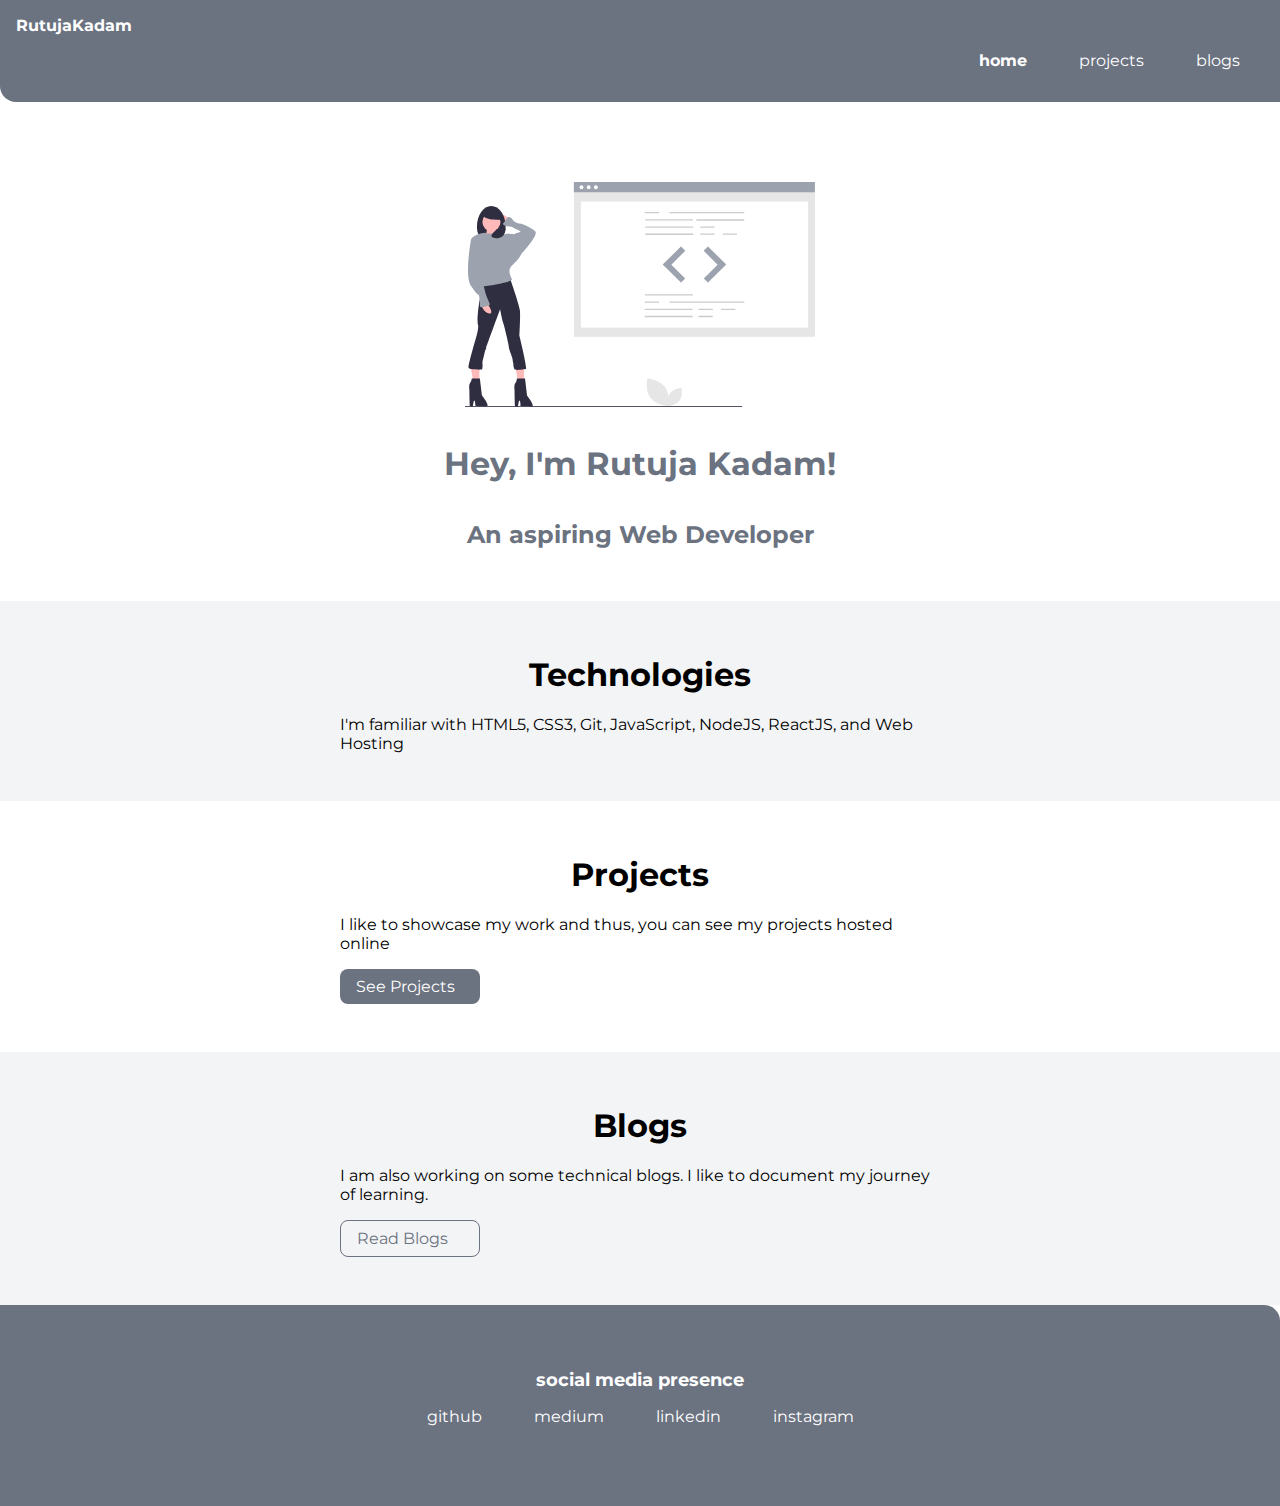
<file: index.html>
<!DOCTYPE html>
<html lang="en">
<head>
    <meta charset="UTF-8">
    <meta name="viewport" content="width=device-width, initial-scale=1.0">
    <title>home | RutujaKadam</title>
    <link href="style.css" rel="stylesheet" />
</head>
<body>
    <nav class="navigation container">
        <div class="nav-brand">RutujaKadam</div>
        <ul class="list-non-bullet nav-pills">
            <li class="list-item-inline">
                <a class="link link-active" href="/">home</a>
            </li>
            <li class="list-item-inline">
                <a class="link" href="/projects.html">projects</a>
            </li>
            <li class="list-item-inline">
                <a class="link" href="/blogs.html">blogs</a>
            </li>
        </ul>
    </nav>

    <header class="hero">
        <img class="hero-img" src="images/hero-image.svg" />
        <h1 class="hero-heading">Hey, <span class="heading-inverted">I'm Rutuja Kadam!</span></h1>
        <h2  class="hero-heading">An aspiring Web Developer</h2>
    </header>

    <section class="section ow">
        <div class="container container-center">
            <h1>Technologies</h1>
            <p>I'm familiar with HTML5, CSS3, Git, JavaScript, NodeJS, ReactJS, and Web Hosting</p>
        </div>
    </section>

    <section class="section">
        <div class="container container-center">
            <h1>Projects</h1>
            <p>I like to showcase my work and thus, you can see my projects hosted online</p>
            <a class="link link-primary" href="/projects.html">See Projects</a>
        </div>
    </section>

    <section class="section ow">
        <div class="container container-center">
            <h1>Blogs</h1>
            <p>I am also working on some technical blogs. I like to document my journey of learning.</p>
            <a class="link link-secondary" href="/blogs.html">Read Blogs</a>
        </div>
    </section>

    <footer class="footer">
        <div class="footer-header">social media presence</div>
        <ul class="social-links list-non-bullet">
            <li class="list-item-inline">
                <a class="link" href="https://github.com/rutuja060">
                    github
                </a>
            </li>
            <li class="list-item-inline">
                <a class="link" href="https://medium.com/@kadamrutuja103">
                    medium
                </a>
            </li>
            
            
            <li class="list-item-inline">
                <a class="link" href="https://www.linkedin.com/in/rutuja060/">
                    linkedin
                </a>
            </li>
            
            <li class="list-item-inline">
                <a class="link" href="https://instagram.com/_codebang_">
                    instagram
                </a>
            
        </ul>
    </footer>


    
</body>
</html>
</file>
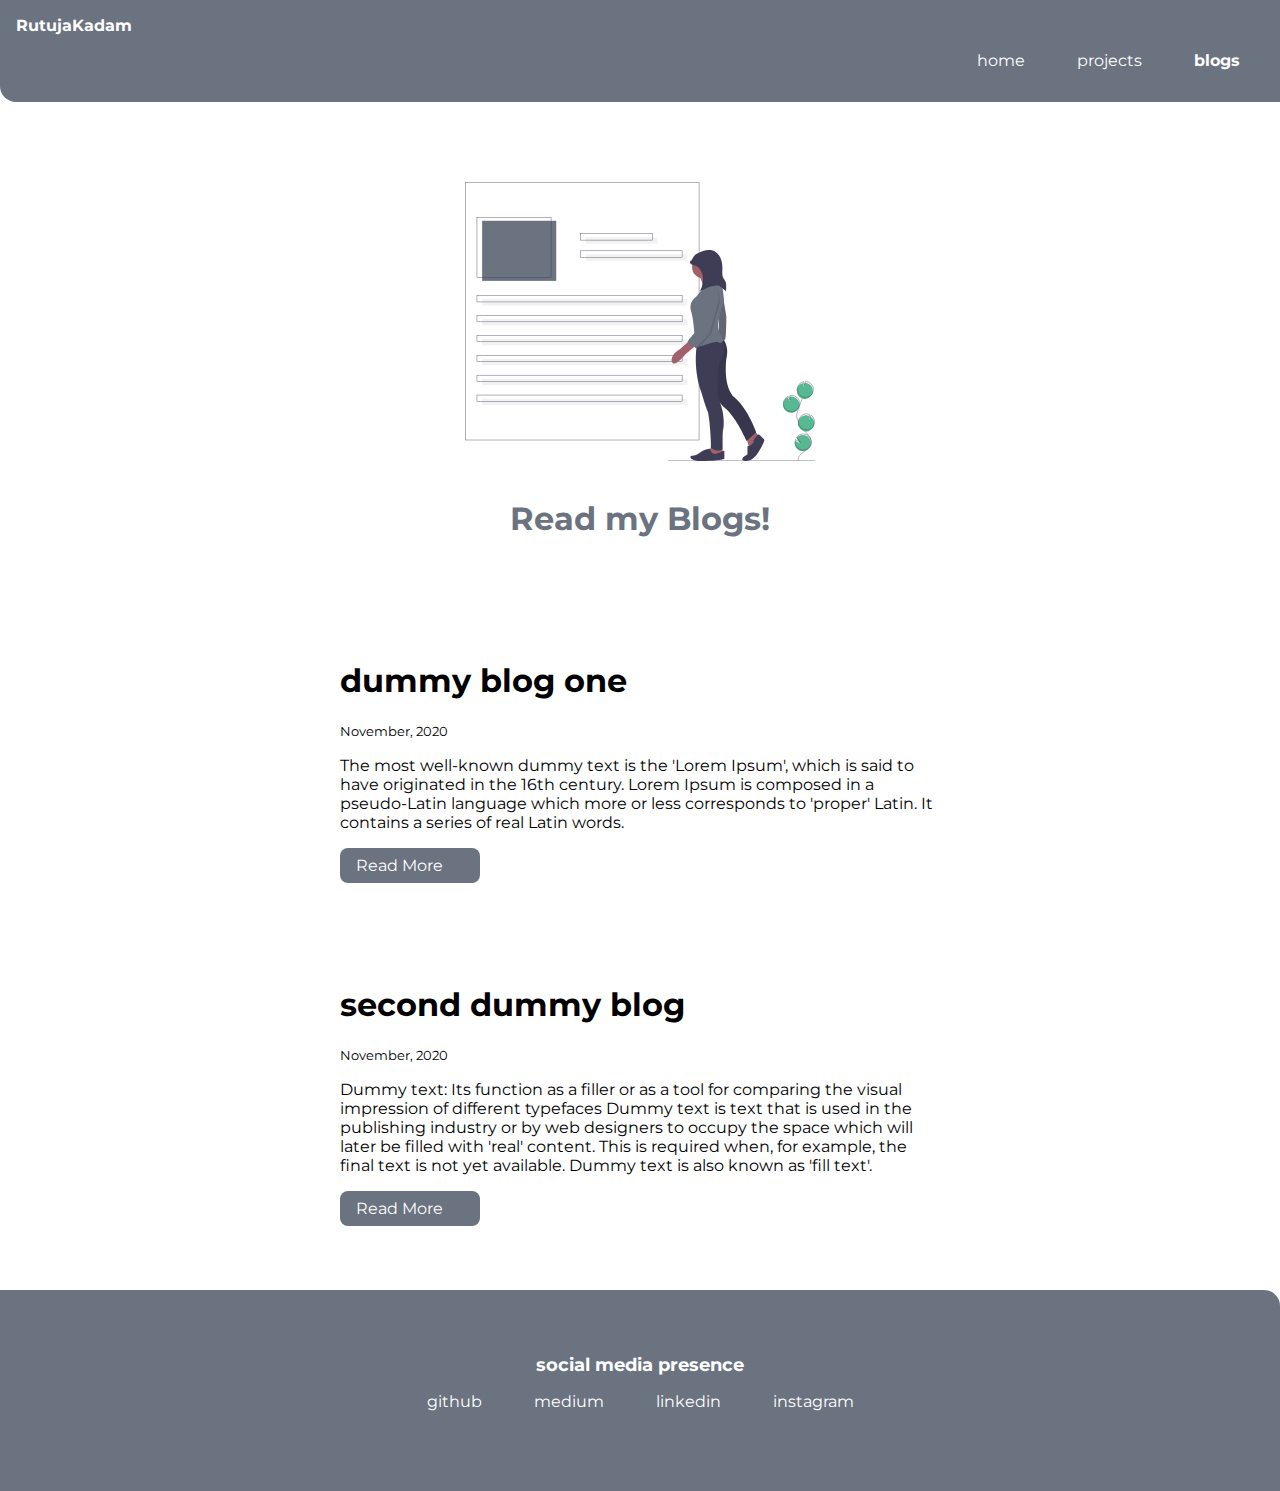
<file: blogs.html>
<!DOCTYPE html>
<html lang="en">
<head>
    <meta charset="UTF-8">
    <meta name="viewport" content="width=device-width, initial-scale=1.0">
    <link href="style.css" rel="stylesheet" />
    <title>blogs | RutujaKadam</title>
</head>
<body>
    <nav class="navigation container">
        <div class="nav-brand">RutujaKadam</div>
        <ul class="list-non-bullet nav-pills">
            <li class="list-item-inline">
                <a class="link" href="/">home</a>
            </li>
            <li class="list-item-inline">
                <a class="link " href="/projects.html">projects</a>
            </li>
            <li class="list-item-inline">
                <a class="link link-active" href="/blogs.html">blogs</a>
            </li>
        </ul>
    </nav>

    <header class="hero">
        <img class="hero-img" src="images/hero-blog.svg" />
        <h1 class="hero-heading">Read my <span class="heading-inverted"> Blogs!</span></h1>
    </header>

    <ul class="list-non-bullet">

        <li>
            <article class="showcase-list container container-center ">
                <h1>dummy blog one</h1>
            <small>November, 2020</small>
            <p>The most well-known dummy text is the 'Lorem Ipsum', which is said to have originated in the 16th century. Lorem Ipsum is composed in a pseudo-Latin language which more or less corresponds to 'proper' Latin. It contains a series of real Latin words.</p>

            <a class="link link-primary" href="https://repl.it/@tanaypratap/quiz-on-marvel?embed=true">Read More</a>
            </article>
            
        </li>

        <li>
            <article class="showcase-list container container-center ">
                <h1>second dummy blog</h1>
                <small>November, 2020</small>
                <p>Dummy text: Its function as a filler or as a tool for comparing the visual impression of different typefaces Dummy text is text that is used in the publishing industry or by web designers to occupy the space which will later be filled with 'real' content. This is required when, for example, the final text is not yet available. Dummy text is also known as 'fill text'.</p>
    
                <a class="link link-primary" href="https://repl.it/@tanaypratap/end-game?embed=true">Read More</a>
                 </article>
            
        </li>

    </ul>

    <footer class="footer">
        <div class="footer-header">social media presence</div>
        <ul class="social-links list-non-bullet">
            <li class="list-item-inline">
                <a class="link" href="https://github.com/rutuja060">
                    github
                </a>
            </li>
            <li class="list-item-inline">
            <a class="link" href="https://medium.com/@kadamrutuja103">
                medium
            </a>
        </li>
            <li class="list-item-inline">
                <a class="link" href="https://linkedin.com/in/rutuja060">
                    linkedin
                </a>
            </li>
            <li class="list-item-inline">
                <a class="link" href="https://instagram.com/_codebang_">
                    instagram
                </a>
            
        </ul>
    </footer>
    
</body>
</html>
</file>
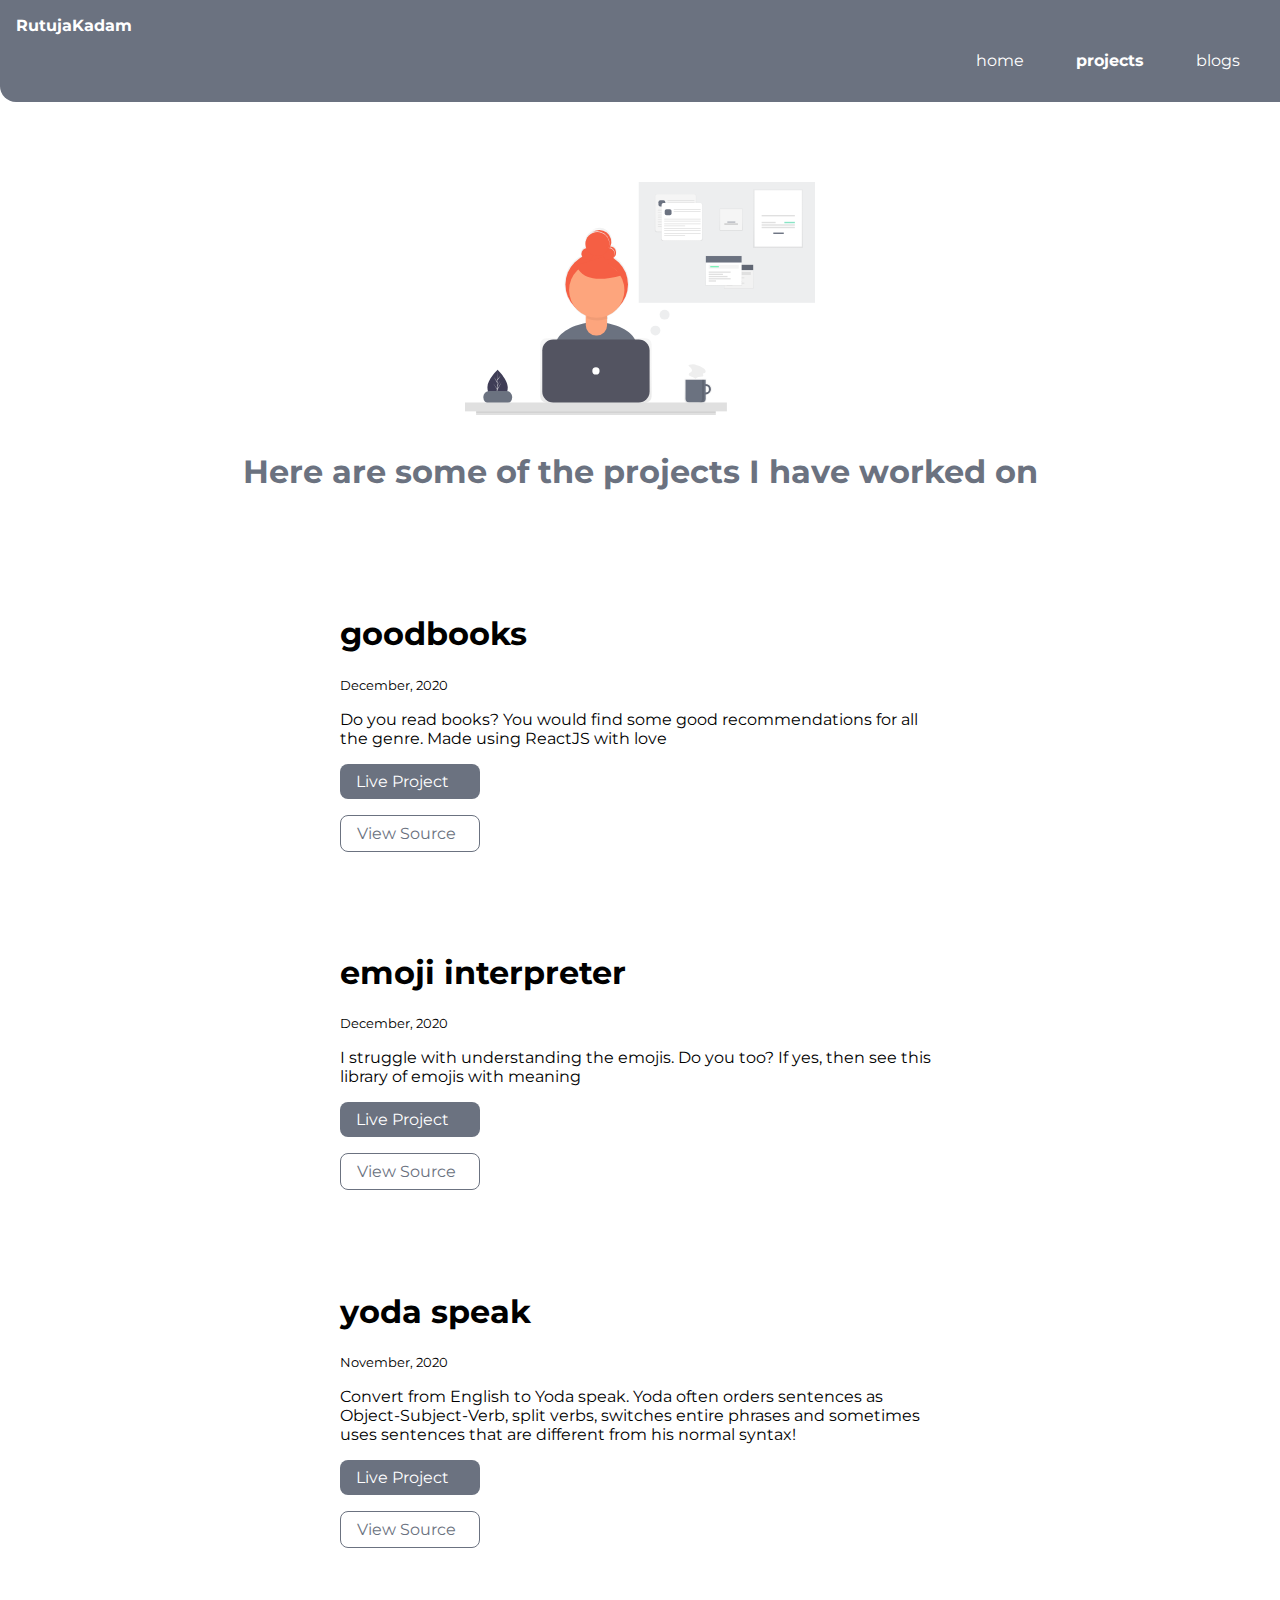
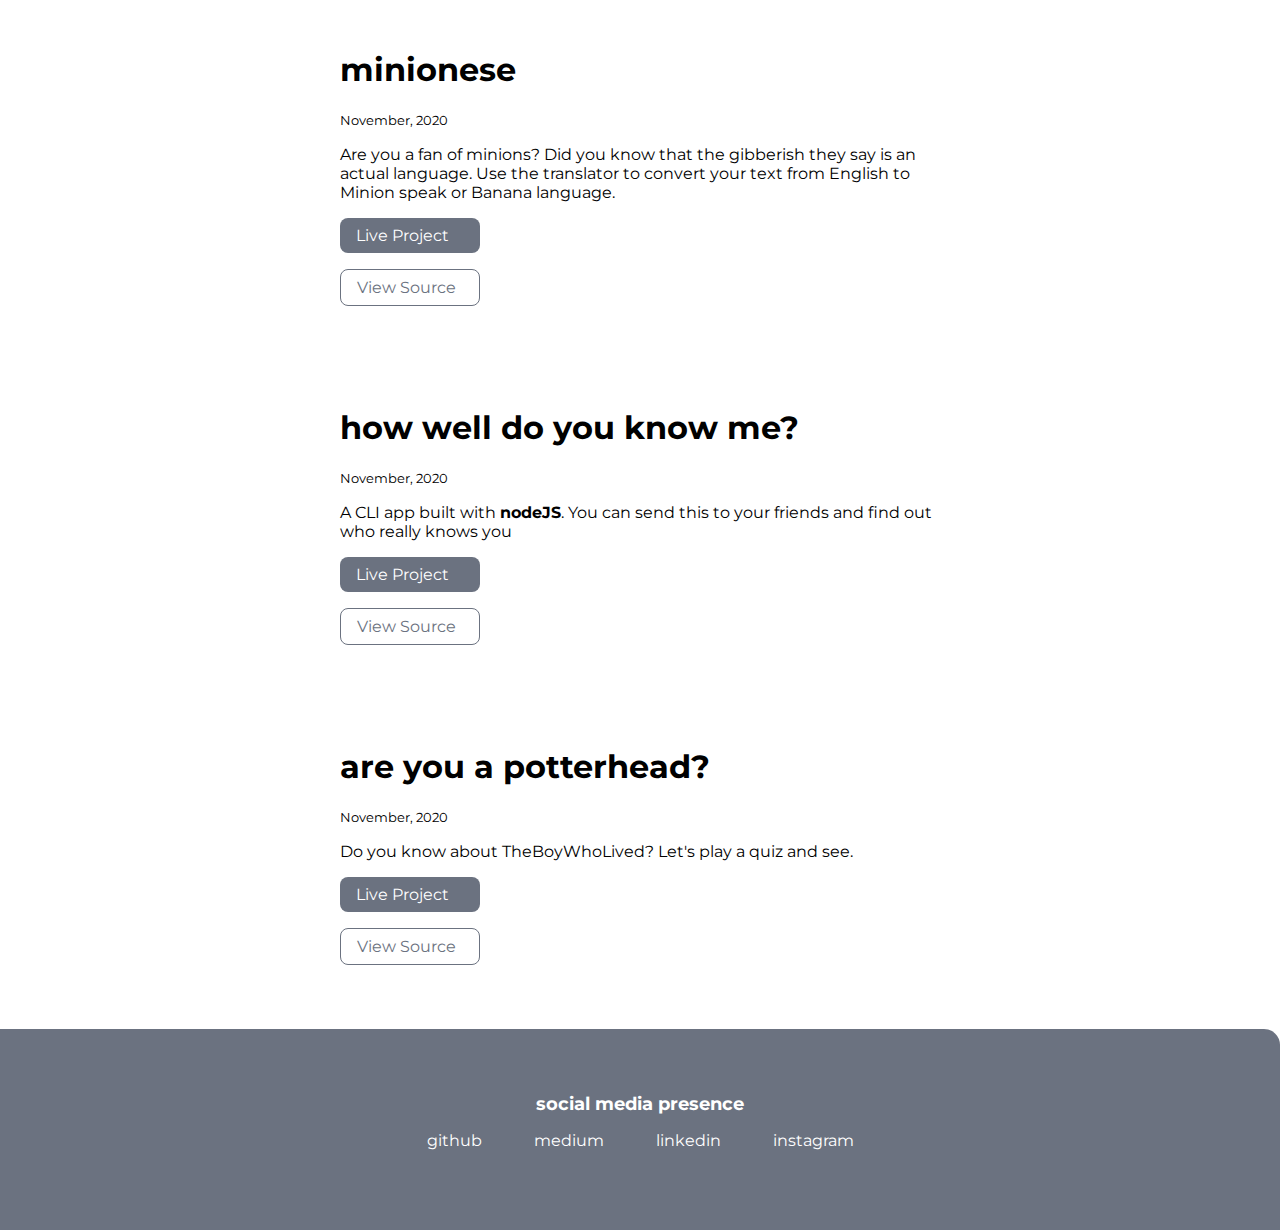
<file: projects.html>
<!DOCTYPE html>
<html lang="en">
<head>
    <meta charset="UTF-8">
    <meta name="viewport" content="width=device-width, initial-scale=1.0">
    <link href="style.css" rel="stylesheet" />
    <title>projects | RutujaKadam</title>
</head>
<body>
    <nav class="navigation container">
        <div class="nav-brand">RutujaKadam</div>
        <ul class="list-non-bullet nav-pills">
            <li class="list-item-inline">
                <a class="link" href="/">home</a>
            </li>
            <li class="list-item-inline">
                <a class="link link-active" href="/projects.html">projects</a>
            </li>
            <li class="list-item-inline">
                <a class="link" href="/blogs.html">blogs</a>
            </li>
        </ul>
    </nav>

    <header class="hero">
        <img class="hero-img" src="images/hero-project.svg" />
        <h1 class="hero-heading">Here are some of the<span class="heading-inverted"> projects I have worked on</span></h1>
    </header>

    <ul class="list-non-bullet">

        <li>
            <article class="showcase-list container container-center ">
                <h1>goodbooks</h1>
            <small>December, 2020</small>
            <p>Do you read books? You would find some good recommendations for all the genre. Made using ReactJS with love</p>

            <a class="link link-primary" href="https://hiq3h.csb.app/">Live Project</a>
            <a class="link link-secondary" href="https://github.com/tanaypratap/neogcamp-lesson-five-assignments">View Source</a>

            </article>
            
        </li>

        <li>
            <article class="showcase-list container container-center ">
                <h1>emoji interpreter</h1>
            <small>December, 2020</small>
            <p>I struggle with understanding the emojis. Do you too? If yes, then see this library of emojis with meaning</p>

            <a class="link link-primary" href="https://l4w0y.csb.app/">Live Project</a>
            <a class="link link-secondary" href="https://github.com/tanaypratap/neogcamp-practice-emoji-app">View Source</a>

            </article>
            
        </li>

        <li>
            <article class="showcase-list container container-center ">
                <h1>yoda speak</h1>
            <small>November, 2020</small>
            <p>Convert from English to Yoda speak. Yoda often orders sentences as Object-Subject-Verb, split verbs, switches entire phrases and sometimes uses sentences that are different from his normal syntax!</p>

            <a class="link link-primary" href="assignments.html">Live Project</a>
            <a class="link link-secondary" href="assignments.html">View Source</a>

            </article>
            
        </li>

        <li>
            <article class="showcase-list container container-center ">
                <h1>minionese</h1>
            <small>November, 2020</small>
            <p>Are you a fan of minions? Did you know that the gibberish they say is an actual language. Use the translator to convert your text from English to Minion speak or Banana language.</p>

            <a class="link link-primary" href="https://github.com/tanaypratap/neogcamp-banana-speak">Live Project</a>
            <a class="link link-secondary" href="https://bananaspeakpractice.netlify.app/">View Source</a>

            </article>
            
        </li>

        <li>
            <article class="showcase-list container container-center ">
                <h1>how well do you know me?</h1>
                <small>November, 2020</small>
                <p>A CLI app built with <strong>nodeJS</strong>. You can send this to your friends and find out who really knows you</p>
    
                <a class="link link-primary" href="https://repl.it/@rutujaak/DoYouKnow?embed=true">Live Project</a>
                <a class="link link-secondary" href="https://github.com/rutuja060/DoYouKnow">View Source</a>
            
        </li>

        <li>
            <article class="showcase-list container container-center ">
                <h1>are you a potterhead?</h1>
            <small>November, 2020</small>
            <p>Do you know about TheBoyWhoLived? Let's play a quiz and see.</p>

            <a class="link link-primary" href="https://repl.it/@rutujaak/TheBoyWhoLived?embed=true">Live Project</a>
            <a class="link link-secondary" href="https://github.com/rutuja060/TheBoyWhoLived">View Source</a>

            </article>
            
        </li>

    </ul>

    <footer class="footer">
        <div class="footer-header">social media presence</div>
        <ul class="social-links list-non-bullet">
            <li class="list-item-inline">
                <a class="link" href="https://github.com/rutuja060">
                    github
                </a>
            </li>
            <li class="list-item-inline">
                <a class="link" href="https://medium.com/@kadamrutuja103">
                    medium
                </a>
            </li>
           
            </li>
            <li class="list-item-inline">
                <a class="link" href="https://linkedin.com/in/rutuja060">
                    linkedin
                </a>
            </li>
            <li class="list-item-inline">
                <a class="link" href="https://instagram.com/_codebang_">
                    instagram
                </a>
            </li>
            
        </ul>
    </footer>
    
</body>
</html>
</file>
<file: style.css>
@import url('https://fonts.googleapis.com/css2?family=Montserrat&display=swap');
:root{
    --primary-color:#6B7280;
    --off-white: #F3F4F6;
    --dark-gray: #6B7280;
}

body {
    font-family: 'Montserrat', sans-serif;
    margin: 0px
}

hr {
    margin: 2rem 0rem;
}

/** spaces **/

.margin-md {
    margin: 2rem;
}

/** container **/
.container {
    padding: 0rem 1rem;
}

.container-center {
    max-width: 600px;
    margin: auto;
}

/** links **/
.link {
    box-sizing: border-box;
    text-decoration: none;
    padding: 0.5rem 1rem;
}

.link-primary {
    background-color: var(--primary-color);
    border-radius: 0.5rem;
    color: white;
    display: block;
    max-width: 140px;
    margin: 1rem 1rem 1rem 0rem;
}

.link-secondary {
    color: var(--primary-color);
    border-radius: 0.5rem;
    border: 1px solid var(--primary-color);
    display: block;
    max-width: 140px;
    margin: 1rem 1rem 1rem 0rem;
}

/** look into BEM naming convention for CSS **/

/** lists **/

.list-non-bullet {
    list-style: none;
    padding-inline-start: 0px;
}

.list-item-inline {
    display: inline;
    padding: 0rem 0.5rem;
}

/** navigation **/

.navigation {
    background-color: var(--primary-color);
    color: white;
    padding: 1rem;
    border-bottom-left-radius: 1rem;
}

.navigation .nav-brand {
    font-weight: bold;
}

.navigation .nav-pills {
    text-align: right;
}

.navigation .link {
    color: white;
}

.navigation .link-active {
    font-weight: bold;
}

/** header **/

.hero {
    padding: 2rem;
    padding-top: 5rem;

}

.hero .hero-img {
    max-width: 80%;
    width: 350px;
    display: block;
    margin: auto;
}

.hero .hero-heading {
    text-align: center;
    padding-top: 1rem;
    color: var(--dark-gray);
}

.hero .hero-heading .heading-inverted {
    color: var(--primary-color);
}

/** sections **/

.section {
    padding: 2rem;
}

.section h1 {
    text-align: center;

}

.ow {
    background-color: var(--off-white);
}

/** footers **/

.footer {
    background-color: var(--primary-color);
    padding: 4rem 1rem;
    text-align: center;
    color: white;
    border-top-right-radius: 1rem;
}

.footer .link {
    color: white
}

.footer .footer-header {
    font-weight: bold;
    font-size: large;
}

.footer ul {
    padding-inline-start: 0px;
}

/** projects **/
.showcase-list {
    padding: 2rem;
}

/** blogs **/
.showcase-blog {
    padding-bottom: 6rem;
}
</file>
